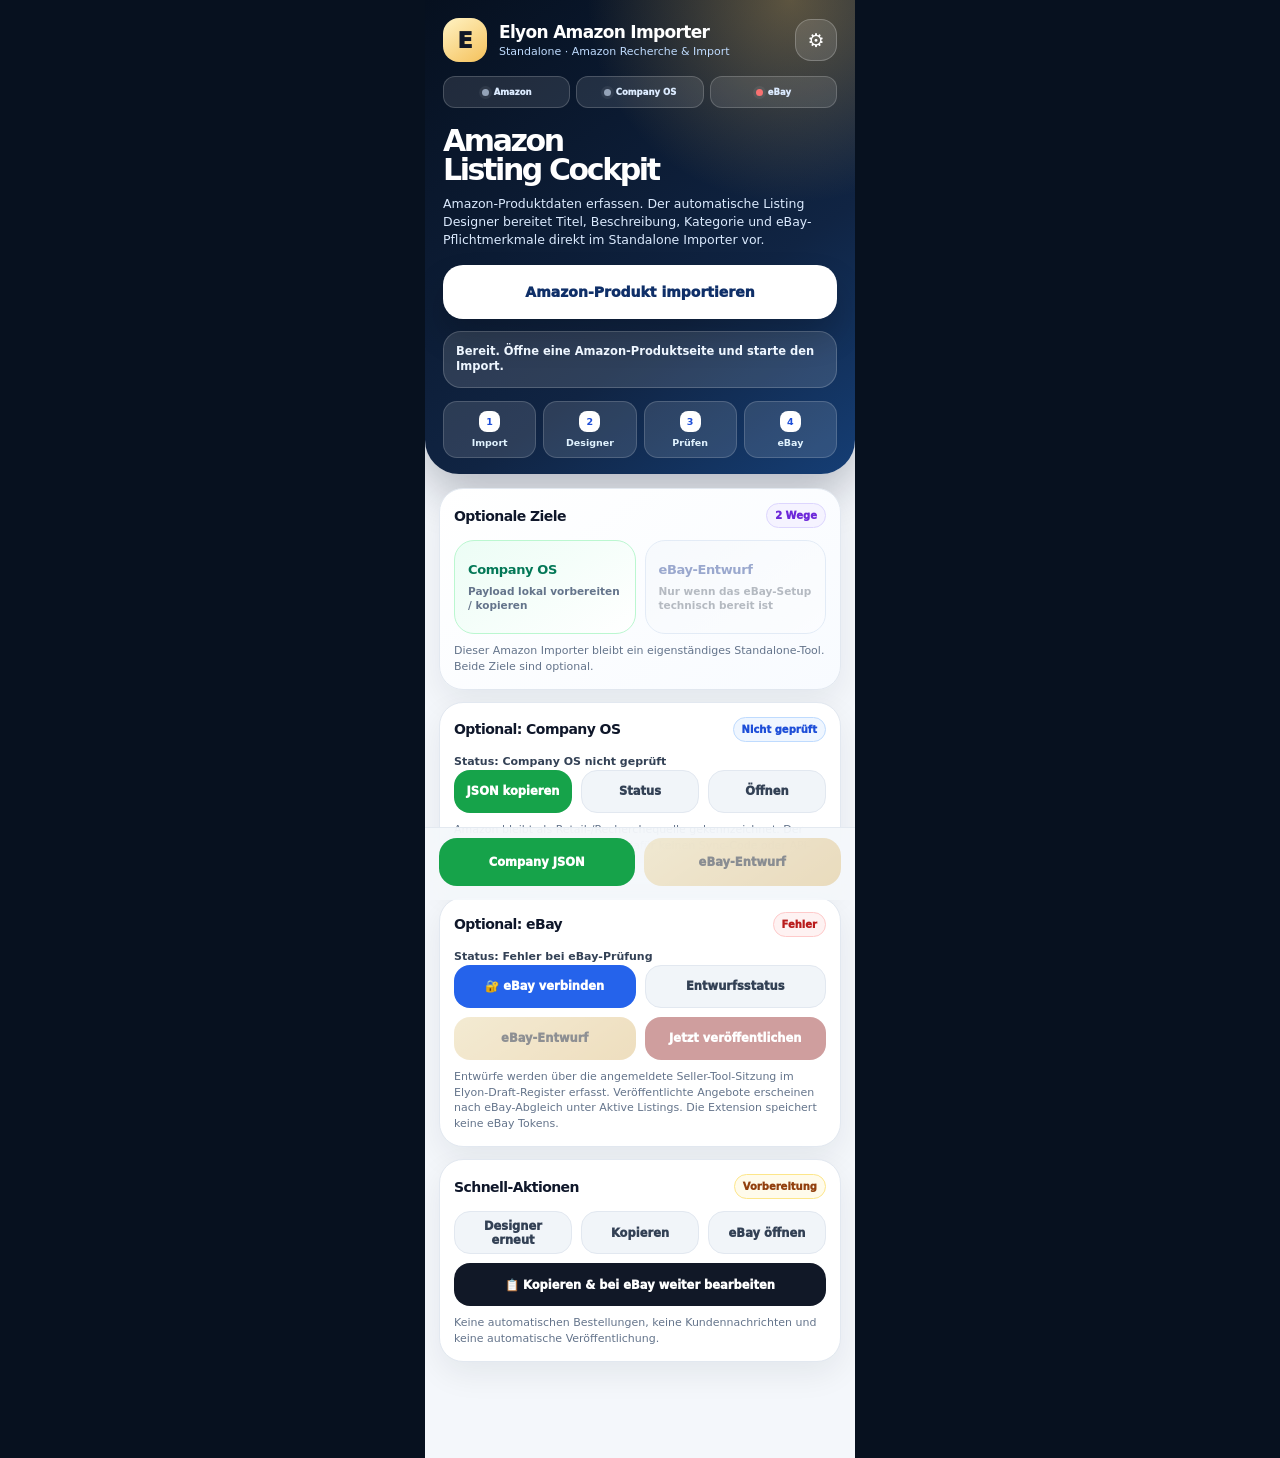
<file: index.html>
<!doctype html>
<html lang="de">
<head>
<meta charset="utf-8" />
<meta name="viewport" content="width=device-width, initial-scale=1" />
<title>Elyon Amazon Importer</title>
<link rel="stylesheet" href="style.css" />
</head>
<body>
<main class="shell">
  <section class="hero">
    <div class="topbar">
      <div class="brand"><div class="logo">E</div><div><h1>Elyon Amazon Importer</h1><p class="subtitle">Standalone · Amazon Recherche & Import</p></div></div>
      <button id="openSettings" class="gear" title="Einstellungen">⚙</button>
    </div>

    <div class="integrationBar" aria-label="Integrationsstatus">
      <button id="amazonStatusMini" class="integrationMini neutral" type="button" title="Amazon Status"><span></span>Amazon</button>
      <button id="companyStatusMini" class="integrationMini neutral" type="button" title="Company OS Status"><span></span>Company OS</button>
      <button id="ebayStatusMini" class="integrationMini neutral" type="button" title="eBay Status"><span></span>eBay</button>
    </div>

    <div class="headline">
      <h2>Amazon<br>Listing Cockpit</h2>
      <p>Amazon-Produktdaten erfassen. Der automatische Listing Designer bereitet Titel, Beschreibung, Kategorie und eBay-Pflichtmerkmale direkt im Standalone Importer vor.</p>
      <button id="loadProduct" class="primary">Amazon-Produkt importieren</button>
      <div id="status" class="status">Bereit. Öffne eine Amazon-Produktseite und starte den Import.</div>
      <div class="flow"><div><b>1</b>Import</div><div><b>2</b>Designer</div><div><b>3</b>Prüfen</div><div><b>4</b>eBay</div></div>
    </div>
  </section>

  <section class="content">
    <section class="card targetCard">
      <div class="head"><h3>Optionale Ziele</h3><span class="chip violet">2 Wege</span></div>
      <div class="targetGrid">
        <button id="sendCompanyOsMain" class="targetButton company" type="button">
          <strong>Company OS</strong>
          <span>Payload lokal vorbereiten / kopieren</span>
        </button>
        <button id="prepareDraftMain" class="targetButton ebay" type="button">
          <strong>eBay-Entwurf</strong>
          <span>Nur wenn das eBay-Setup technisch bereit ist</span>
        </button>
      </div>
      <p class="small">Dieser Amazon Importer bleibt ein eigenständiges Standalone-Tool. Beide Ziele sind optional.</p>
    </section>

    <section class="card">
      <div class="head"><h3>Optional: Company OS</h3><span id="companyChip" class="chip">Nicht geprüft</span></div>
      <p id="companyText" class="small strong">Status: Company OS nicht geprüft</p>
      <div class="btnrow three">
        <button id="sendCompanyOs" class="btn green">JSON kopieren</button>
        <button id="checkCompanyStatus" class="btn soft">Status</button>
        <button id="openCompanyOs" class="btn soft">Öffnen</button>
      </div>
      <p class="small">Amazon bleibt als Retail-/Recherchequelle gekennzeichnet. Der Standalone-Importer speichert dafür keinen Sync-Code oder API-Schlüssel.</p>
    </section>

    <section class="card">
      <div class="head"><h3>Optional: eBay</h3><span id="ebayChip" class="chip">Nicht geprüft</span></div>
      <p id="ebayText" class="small strong">Status: eBay nicht geprüft</p>
      <div class="btnrow">
        <button id="connectEbay" class="btn blue">🔐 eBay verbinden</button>
        <button id="checkEbayStatus" class="btn soft">Entwurfsstatus</button>
      </div>
      <div class="btnrow actionRow">
        <button id="prepareDraftEbay" class="btn gold">eBay-Entwurf</button>
        <button id="publishEbay" class="btn red">Jetzt veröffentlichen</button>
      </div>
      <p class="small">Entwürfe werden über die angemeldete Seller-Tool-Sitzung im Elyon-Draft-Register erfasst. Veröffentlichte Angebote erscheinen nach eBay-Abgleich unter Aktive Listings. Die Extension speichert keine eBay Tokens.</p>
    </section>

    <section class="card">
      <div class="head"><h3>Schnell-Aktionen</h3><span class="chip gold">Vorbereitung</span></div>
      <div class="btnrow three">
        <button id="localOptimize" class="btn soft">Designer erneut</button>
        <button id="copyListing" class="btn soft">Kopieren</button>
        <button id="openEbay" class="btn soft">eBay öffnen</button>
      </div>
      <button id="copyOpenEbay" class="btn dark full">📋 Kopieren & bei eBay weiter bearbeiten</button>
      <p class="small">Keine automatischen Bestellungen, keine Kundennachrichten und keine automatische Veröffentlichung.</p>
    </section>


    <section id="designerCard" class="card hidden">
      <div class="head"><h3>Automatischer Listing Designer</h3><span id="designerChip" class="chip gold">Wartet</span></div>
      <div id="designerSteps" class="designerSteps">
        <div class="designerStep neutral" data-step="facts"><span>1</span><div><strong>Produktdaten strukturieren</strong><small>Amazon-Fakten, Varianten und technische Details</small></div></div>
        <div class="designerStep neutral" data-step="copy"><span>2</span><div><strong>Listing-Entwurf</strong><small>Titel und Beschreibung als Arbeitsentwurf erzeugen</small></div></div>
        <div class="designerStep neutral" data-step="category"><span>3</span><div><strong>eBay-Kategorie</strong><small>Taxonomy automatisch suchen und beste Kategorie einsetzen</small></div></div>
        <div class="designerStep neutral" data-step="aspects"><span>4</span><div><strong>Artikelmerkmale</strong><small>Passende Fakten auf eBay-Merkmale abbilden</small></div></div>
        <div class="designerStep neutral" data-step="review"><span>5</span><div><strong>Readiness</strong><small id="designerReadinessText">Noch nicht ausgeführt</small></div></div>
      </div>
      <button id="rerunDesigner" class="btn violet full" type="button">✨ Listing Designer erneut ausführen</button>
      <div id="designerNote" class="note blueNote">Nach dem Amazon-Import läuft der Designer automatisch. Er erstellt oder veröffentlicht nichts bei eBay.</div>
    </section>

    <section id="productCard" class="card hidden">
      <div class="head"><h3>Produkt & Arbeitsentwurf</h3><span class="chip green">Importiert</span></div>
      <div class="product">
        <div class="img"><img id="mainImage" alt="Produktbild" /></div>
        <div>
          <div class="field"><label>Listing-Titel · Arbeitsentwurf</label><input id="title" maxlength="80" placeholder="Vor Nutzung prüfen" /></div>
          <div class="grid2"><div class="field"><label>ASIN</label><input id="asin" readonly /></div><div class="field"><label>Marke</label><input id="brand" /></div></div>
          <div class="grid2"><div class="field"><label>Abteilung</label><input id="department" placeholder="automatisch / manuell" /></div><div class="field"><label>Stil</label><input id="style" placeholder="automatisch / manuell" /></div></div>
          <div class="grid2"><div class="field"><label>Material</label><input id="material" placeholder="automatisch / manuell" /></div><div class="field"><label>Modell / MPN</label><input id="modelNumber" placeholder="automatisch / manuell" /></div></div>
          <div class="field">
            <label>eBay Kategorie</label>
            <div class="grid2 categorySearchRow">
              <input id="ebayCategoryQuery" placeholder="Produkttitel oder Suchbegriff" />
              <button id="searchEbayCategory" class="btn soft" type="button">🔎 Suchen</button>
            </div>
            <select id="ebayCategorySuggestions" disabled><option value="">Noch nicht gesucht</option></select>
            <div class="grid2 categoryApplyRow">
              <input id="ebayCategoryId" inputmode="numeric" placeholder="Kategorie-ID · auch manuell möglich" />
              <button id="applyEbayCategory" class="btn blue" type="button" disabled>Übernehmen</button>
            </div>
            <div id="ebayCategoryNote" class="note blueNote">Titel laden und „Suchen“ drücken. Die Auswahl nutzt die eBay Taxonomy für EBAY_DE.</div>
          </div>
          <div class="field"><label>eBay Zustand</label><select id="ebayCondition"><option value="">Bitte prüfen</option><option value="NEW">Neu</option><option value="NEW_OTHER">Neu: Sonstige</option><option value="NEW_WITH_DEFECTS">Neu mit Fehlern</option><option value="LIKE_NEW">Wie neu</option><option value="USED_EXCELLENT">Gebraucht: Hervorragend</option><option value="USED_VERY_GOOD">Gebraucht: Sehr gut</option><option value="USED_GOOD">Gebraucht: Gut</option><option value="USED_ACCEPTABLE">Gebraucht: Akzeptabel</option></select></div>
        </div>
      </div>
      <div class="divider"></div>
      <div class="field"><label>Listing-Beschreibung · Arbeitsentwurf</label><textarea id="description" placeholder="Vor Nutzung prüfen"></textarea></div>
      <div class="field"><label>eBay Bild-URLs · nur geprüfte/nutzbare Bilder</label><textarea id="ebayImageUrls" placeholder="https://.../bild1.jpg&#10;https://.../bild2.jpg"></textarea></div>
      <div class="field"><label>eBay Artikelmerkmale · JSON</label><textarea id="ebayItemSpecifics" placeholder='{"Marke":["Beispiel"],"Farbe":["Schwarz"]}'></textarea></div>
      <details class="designerDetails">
        <summary>Hersteller / GPSR-Daten</summary>
        <p class="small">Der Designer übernimmt nur tatsächlich auf der Amazon-Seite erkannte Herstellerdaten. Fehlende Anschriften oder EU-Verantwortliche werden nicht geraten.</p>
        <div class="grid2"><div class="field"><label>Hersteller</label><input id="manufacturerName" placeholder="nicht automatisch raten" /></div><div class="field"><label>Land (ISO)</label><input id="manufacturerCountry" maxlength="2" placeholder="DE" /></div></div>
        <div class="field"><label>Herstelleranschrift</label><input id="manufacturerAddress" placeholder="Straße / Hausnummer" /></div>
        <div class="grid2"><div class="field"><label>Ort</label><input id="manufacturerCity" /></div><div class="field"><label>PLZ</label><input id="manufacturerPostalCode" /></div></div>
        <div class="field"><label>Hersteller Kontakt</label><input id="manufacturerContact" placeholder="E-Mail, Telefon oder URL" /></div>
        <div class="divider"></div>
        <div class="grid2"><div class="field"><label>EU-Verantwortlicher</label><input id="responsibleName" placeholder="falls erforderlich" /></div><div class="field"><label>Land (ISO)</label><input id="responsibleCountry" maxlength="2" placeholder="DE" /></div></div>
        <div class="field"><label>Anschrift EU-Verantwortlicher</label><input id="responsibleAddress" /></div>
        <div class="grid2"><div class="field"><label>Ort</label><input id="responsibleCity" /></div><div class="field"><label>PLZ</label><input id="responsiblePostalCode" /></div></div>
        <div class="field"><label>Kontakt EU-Verantwortlicher</label><input id="responsibleContact" placeholder="E-Mail, Telefon oder URL" /></div>
      </details>
      <div class="note goldNote">Amazon-Texte und -Bilder sind Quelldaten. Prüfe Nutzungsrechte und Inhalte vor einer eBay-Verwendung. Amazon-Bilder und die Amazon-Quell-URL werden nicht automatisch an den eBay-Entwurf übertragen. Nur Bild-URLs, die du hier bewusst einträgst, werden gesendet.</div>
      <label class="confirmRow"><input id="contentRightsConfirmed" type="checkbox" /> <span>Ich habe die Listing-Inhalte geprüft und verwende nur Inhalte, die ich nutzen darf.</span></label>
      <label class="confirmRow"><input id="fulfillmentModelConfirmed" type="checkbox" /> <span>Für eine direkte Veröffentlichung: Beschaffung und Versandmodell sind geprüft; kein unzulässiger Retail-Direktversand vom Marktplatz-Händler an den eBay-Käufer.</span></label>
      <div class="field"><label>Amazon Quelldaten · nur Recherche</label><textarea id="rawData" readonly></textarea></div>
    </section>

    <section id="priceCard" class="card hidden">
      <div class="head"><h3>Preis & Marge</h3><span id="marginChip" class="chip">Berechnen</span></div>
      <div class="grid2"><div class="field"><label>Einkaufspreis €</label><input id="buyPrice" type="number" step="0.01" /></div><div class="field"><label>eBay Verkaufspreis €</label><input id="sellPrice" type="number" step="0.01" placeholder="manuell" /></div></div>
      <div class="prices"><div class="price"><span>Gebühren geschätzt</span><strong id="fees">0,00 €</strong></div><div id="profitBox" class="price profit"><span>Gewinn geschätzt</span><strong id="profit">0,00 €</strong></div></div>
      <p class="small">Faustschätzung: 12 % + 0,35 €. Tatsächliche eBay-Gebühren können je Kategorie, Konto und Angebot abweichen.</p>
    </section>
  </section>

  <nav class="bottom">
    <button id="sendCompanyOsBottom" class="btn green">Company JSON</button>
    <button id="prepareDraft" class="btn gold">eBay-Entwurf</button>
  </nav>

  <section id="settings" class="settings">
    <div class="sheet">
      <div class="sheetTop"><h2>⚙ Einstellungen</h2><button id="closeSettings" class="close">×</button></div>

      <div class="settingsIntro">
        <strong>Amazon Standalone Importer</strong>
        <span>Dieses Tool ist eigenständig. Company OS und eBay sind nur optionale Schnittstellen.</span>
      </div>


      <div id="designerSettingsBlock" class="settingBlock integrationSetting">
        <div class="integrationSettingHead">
          <div><h3>Listing Designer</h3><p>Automatische Vorbereitung direkt im Amazon Standalone Importer</p></div>
          <span class="chip violet">AUTO</span>
        </div>
        <label class="confirmRow"><input id="enableAutoDesigner" type="checkbox" /> <span>Nach jedem Amazon-Import automatisch Listing-Entwurf → eBay-Kategorie → Pflichtmerkmale durchlaufen.</span></label>
        <div class="note blueNote">Der automatische Lauf ist nur Vorbereitung. Bilder, Rechte, Zustand, Verkaufspreis, Versandmodell und die tatsächliche Veröffentlichung bleiben bewusst unter deiner Kontrolle.</div>
      </div>

      <div id="companySettingsBlock" class="settingBlock integrationSetting">
        <div class="integrationSettingHead">
          <div><h3>Company OS</h3><p>Optionales Ziel für ungeprüfte Produktdaten</p></div>
          <span id="companySettingsChip" class="chip">Nicht geprüft</span>
        </div>
        <div class="field"><label>Company OS</label><input id="companyOsUrl" readonly /></div>
        <div class="field"><label>Company OS Import API</label><input id="companyImportUrl" readonly /></div>
        <div class="btnrow"><button id="checkCompanyStatusSettings" class="btn soft">Prüfen</button><button id="openCompanyOsSettings" class="btn soft">Öffnen</button></div>
        <div class="note blueNote">Aus Sicherheitsgründen wird im Amazon Standalone Importer kein Company-OS-Sync-Code gespeichert. Der Button erstellt nur einen lokalen JSON-Payload zum Kopieren.</div>
      </div>

      <div id="ebaySettingsBlock" class="settingBlock integrationSetting">
        <div class="integrationSettingHead">
          <div><h3>eBay</h3><p>Verbindung und Entwurfsbereitschaft getrennt prüfen</p></div>
          <span id="ebaySettingsChip" class="chip">Nicht geprüft</span>
        </div>
        <div class="field"><label>Verbindungsseite</label><input id="ebayConnectUrl" readonly /></div>
        <div class="field"><label>Entwurfsstatus API</label><input id="ebayStatusUrl" readonly /></div>
        <div class="policyGrid">
          <div class="field">
            <label>Versandrichtlinie</label>
            <select id="ebayFulfillmentPolicy"><option value="">Erst Status prüfen</option></select>
          </div>
          <div class="field">
            <label>Zahlungsrichtlinie</label>
            <select id="ebayPaymentPolicy"><option value="">Erst Status prüfen</option></select>
          </div>
          <div class="field">
            <label>Rücknahmerichtlinie</label>
            <select id="ebayReturnPolicy"><option value="">Erst Status prüfen</option></select>
          </div>
          <div class="field">
            <label>eBay Inventory-Standort</label>
            <select id="ebayMerchantLocation"><option value="">Erst Status prüfen</option></select>
          </div>
        </div>
        <div id="ebayPolicyNote" class="note blueNote">Die Auswahl wird nur im Amazon Standalone Importer gespeichert. Sie ändert keine eBay-Richtlinie.</div>
        <label class="confirmRow dangerConfirm"><input id="enableDirectPublish" type="checkbox" /> <span>Sofort-Veröffentlichung im Amazon Standalone Importer erlauben. Vor jedem Livegang wird nochmals ausdrücklich bestätigt.</span></label>
        <div class="btnrow"><button id="connectEbaySettings" class="btn blue">Verbinden</button><button id="checkEbayStatusSettings" class="btn soft">Status prüfen</button></div>
        <button id="copyEbayUrls" class="btn soft full">eBay URLs kopieren</button>
        <div class="note">Die Extension speichert keine Refresh Tokens, Access Tokens, Client Secrets oder API-Secrets.</div>
      </div>

      <div class="settingBlock integrationSetting">
        <div class="integrationSettingHead">
          <div><h3>Seller Tool Backend</h3><p>Nur technische eBay-Serverroute</p></div>
          <span class="chip violet">Backend</span>
        </div>
        <div class="field"><label>Backend URL</label><input id="sellerToolUrl" readonly /></div>
        <button id="openSellerTool" class="btn soft full">Backend öffnen</button>
        <div class="note blueNote">Der Amazon Importer bleibt Standalone. eBay-Aktionen laufen über deine bereits angemeldete Seller-Tool-Browsersitzung; kein Seller-Zugriffstoken wird in der Extension gespeichert.</div>
      </div>

      <div class="settingBlock">
        <h3>Export & Diagnose</h3>
        <button id="copyIntegrationUrls" class="btn soft full">Alle Integrations-URLs kopieren</button>
        <button id="copyJson" class="btn soft full">JSON Payload kopieren</button>
        <button id="showPayload" class="btn soft full">Payload anzeigen</button>
        <div class="field"><label>Payload Vorschau</label><textarea id="payloadPreview" readonly></textarea></div>
        <div class="note">Amazon-Rohdaten bleiben Quelldaten. eBay Tokens bleiben ausschließlich serverseitig.</div>
      </div>
    </div>
  </section>
</main>
<script src="popup.js"></script>
</body>
</html>
</file>
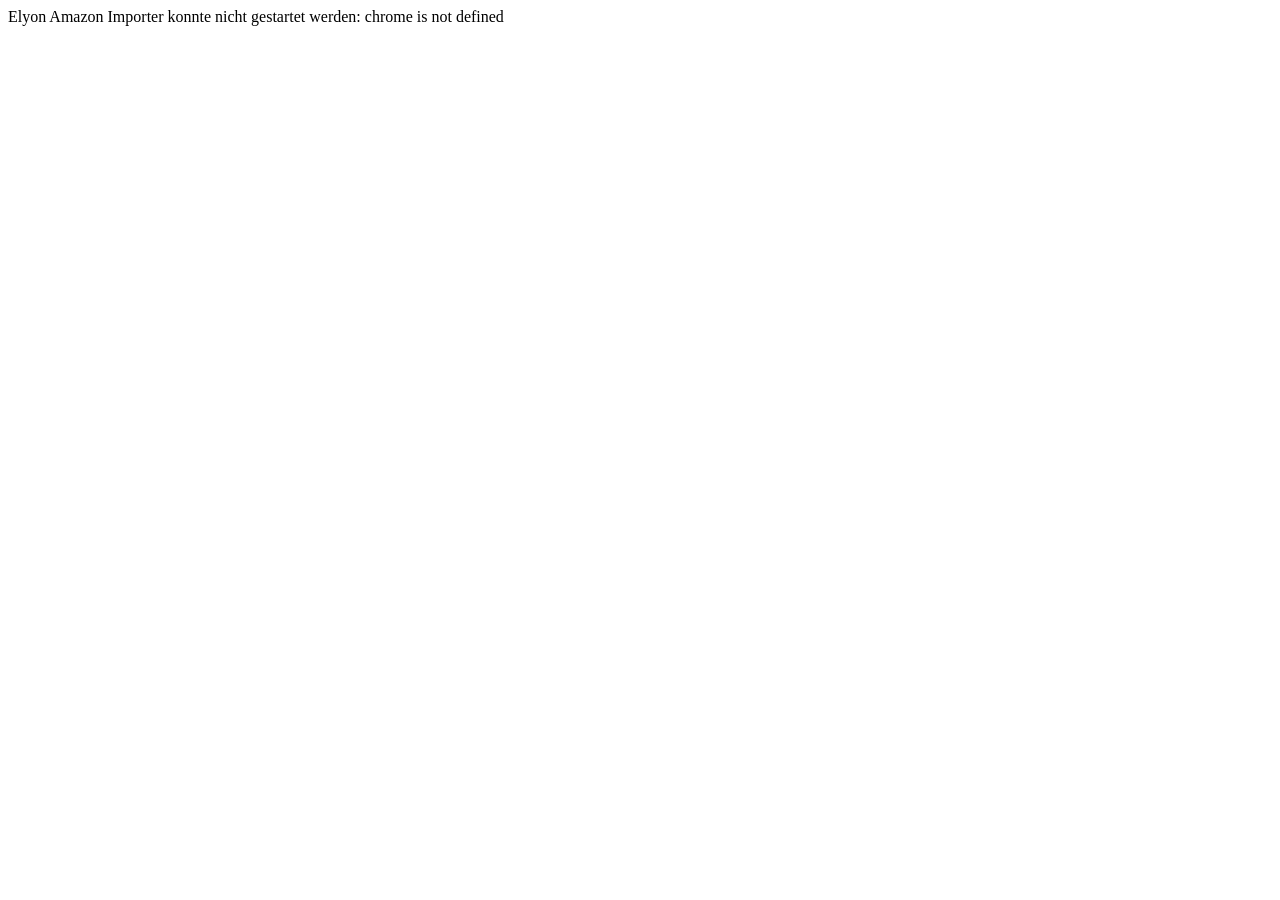
<file: popup-fixed.html>
<!doctype html>
<html lang="de">
<head>
  <meta charset="utf-8" />
  <meta name="viewport" content="width=device-width, initial-scale=1" />
  <title>Elyon Amazon Importer</title>
</head>
<body>
  <script src="popup-fixed.js"></script>
</body>
</html>
</file>
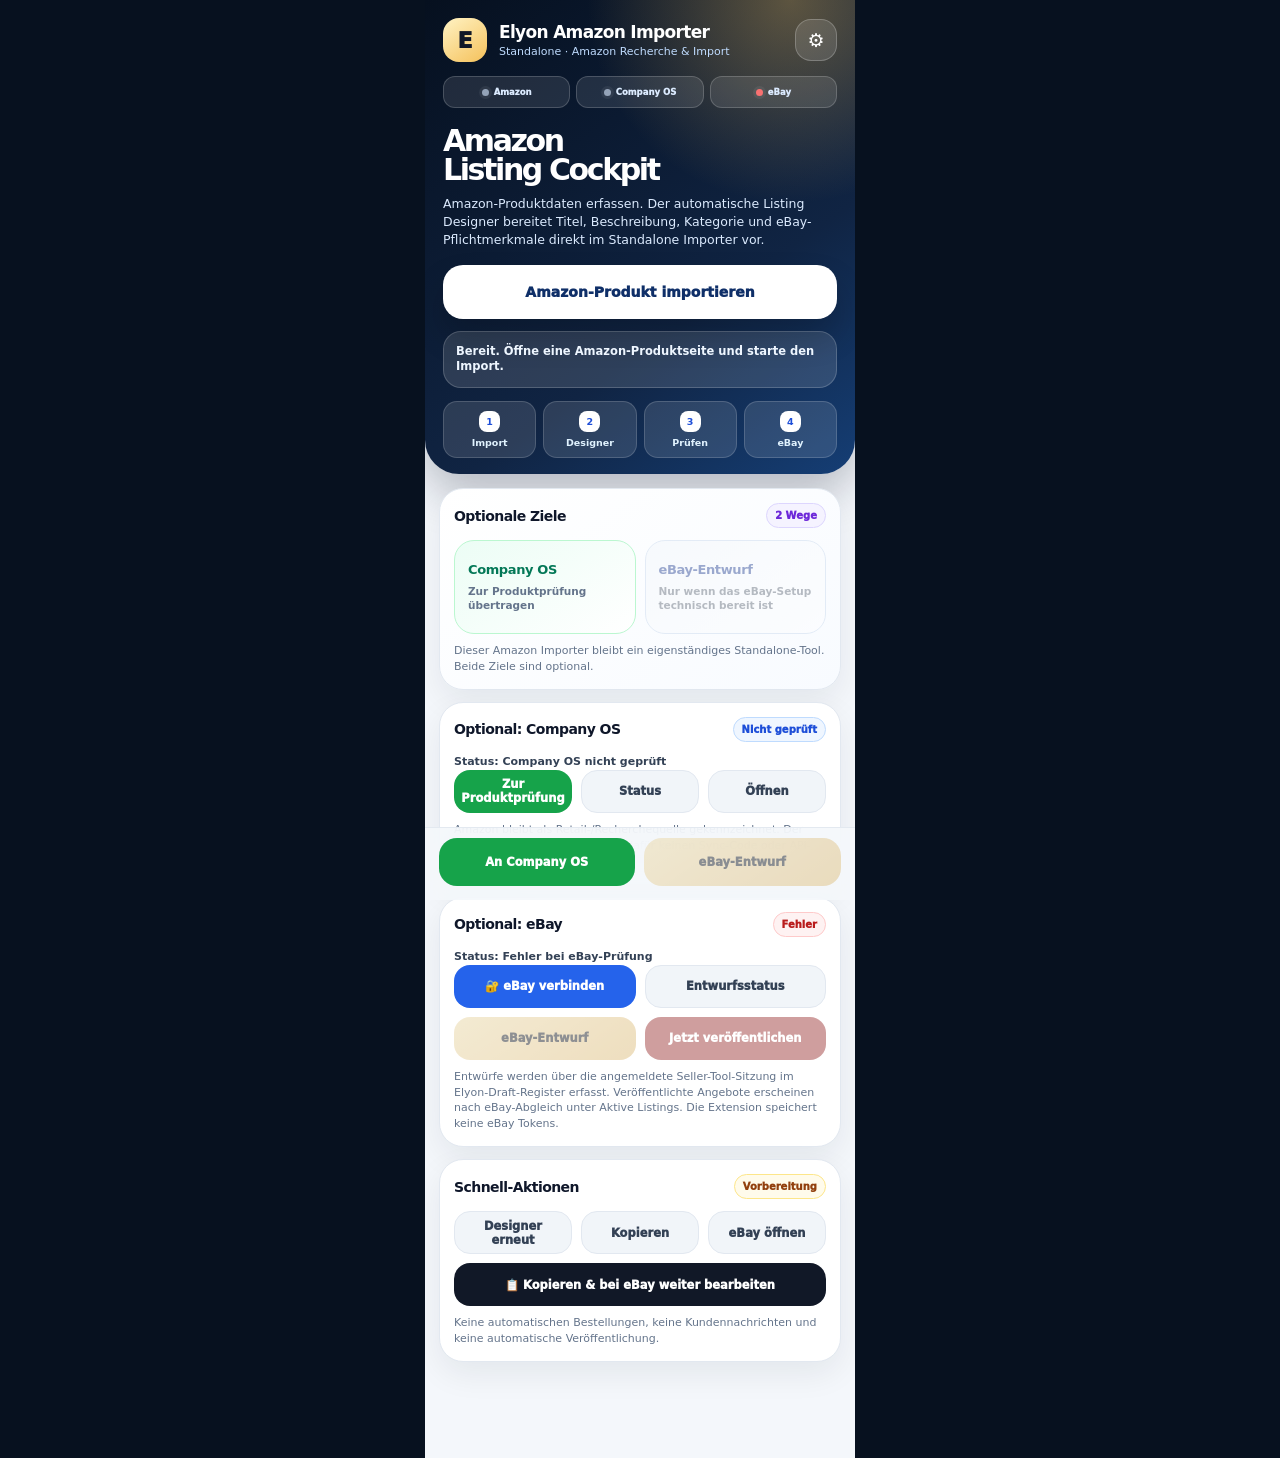
<file: popup.html>
<!doctype html>
<html lang="de">
<head>
<meta charset="utf-8" />
<meta name="viewport" content="width=device-width, initial-scale=1" />
<title>Elyon Amazon Importer</title>
<link rel="stylesheet" href="style.css" />
</head>
<body>
<main class="shell">
  <section class="hero">
    <div class="topbar">
      <div class="brand"><div class="logo">E</div><div><h1>Elyon Amazon Importer</h1><p class="subtitle">Standalone · Amazon Recherche & Import</p></div></div>
      <button id="openSettings" class="gear" title="Einstellungen">⚙</button>
    </div>

    <div class="integrationBar" aria-label="Integrationsstatus">
      <button id="amazonStatusMini" class="integrationMini neutral" type="button" title="Amazon Status"><span></span>Amazon</button>
      <button id="companyStatusMini" class="integrationMini neutral" type="button" title="Company OS Status"><span></span>Company OS</button>
      <button id="ebayStatusMini" class="integrationMini neutral" type="button" title="eBay Status"><span></span>eBay</button>
    </div>

    <div class="headline">
      <h2>Amazon<br>Listing Cockpit</h2>
      <p>Amazon-Produktdaten erfassen. Der automatische Listing Designer bereitet Titel, Beschreibung, Kategorie und eBay-Pflichtmerkmale direkt im Standalone Importer vor.</p>
      <button id="loadProduct" class="primary">Amazon-Produkt importieren</button>
      <div id="status" class="status">Bereit. Öffne eine Amazon-Produktseite und starte den Import.</div>
      <section id="elyonRecoveryDraftPanel" class="recoveryPanel hidden" aria-labelledby="elyonRecoveryDraftHeading">
        <strong id="elyonRecoveryDraftHeading">🔄 Gefundene eBay-Entwürfe</strong>
        <p>Wähle hier den bereits bei eBay sichtbaren Entwurf. ELYON erstellt keinen neuen.</p>
        <label for="elyonRecoveryDraftChoice">Vorhandenen Entwurf auswählen</label>
        <select id="elyonRecoveryDraftChoice" aria-label="Vorhandenen eBay-Entwurf auswählen">
          <option value="">Bitte Entwurf auswählen …</option>
        </select>
        <button id="elyonRecoveryDraftConfirm" class="btn blue full" type="button" disabled>Ausgewählten Entwurf mit ELYON abgleichen</button>
        <button id="elyonRecoveryDraftDeleteInElyon" class="btn red full" type="button" disabled title="Nur die bestätigte Zuordnung in ELYON entfernen; eBay wird nicht verändert">Bereits bei eBay gelöscht – in ELYON bereinigen</button>
      </section>
      <div class="flow"><div><b>1</b>Import</div><div><b>2</b>Designer</div><div><b>3</b>Prüfen</div><div><b>4</b>eBay</div></div>
    </div>
  </section>

  <section class="content">
    <section class="card targetCard">
      <div class="head"><h3>Optionale Ziele</h3><span class="chip violet">2 Wege</span></div>
      <div class="targetGrid">
        <button id="sendCompanyOsMain" class="targetButton company" type="button">
          <strong>Company OS</strong>
          <span>Zur Produktprüfung übertragen</span>
        </button>
        <button id="prepareDraftMain" class="targetButton ebay" type="button">
          <strong>eBay-Entwurf</strong>
          <span>Nur wenn das eBay-Setup technisch bereit ist</span>
        </button>
      </div>
      <p class="small">Dieser Amazon Importer bleibt ein eigenständiges Standalone-Tool. Beide Ziele sind optional.</p>
    </section>

    <section class="card">
      <div class="head"><h3>Optional: Company OS</h3><span id="companyChip" class="chip">Nicht geprüft</span></div>
      <p id="companyText" class="small strong">Status: Company OS nicht geprüft</p>
      <div class="btnrow three">
        <button id="sendCompanyOs" class="btn green">Zur Produktprüfung</button>
        <button id="checkCompanyStatus" class="btn soft">Status</button>
        <button id="openCompanyOs" class="btn soft">Öffnen</button>
      </div>
      <p class="small">Amazon bleibt als Retail-/Recherchequelle gekennzeichnet. Der Standalone-Importer speichert dafür keinen Sync-Code oder API-Schlüssel.</p>
    </section>

    <section class="card">
      <div class="head"><h3>Optional: eBay</h3><span id="ebayChip" class="chip">Nicht geprüft</span></div>
      <p id="ebayText" class="small strong">Status: eBay nicht geprüft</p>
      <div class="btnrow">
        <button id="connectEbay" class="btn blue">🔐 eBay verbinden</button>
        <button id="checkEbayStatus" class="btn soft">Entwurfsstatus</button>
      </div>
      <div class="btnrow actionRow">
        <button id="prepareDraftEbay" class="btn gold">eBay-Entwurf</button>
        <button id="publishEbay" class="btn red">Jetzt veröffentlichen</button>
      </div>
      <p class="small">Entwürfe werden über die angemeldete Seller-Tool-Sitzung im Elyon-Draft-Register erfasst. Veröffentlichte Angebote erscheinen nach eBay-Abgleich unter Aktive Listings. Die Extension speichert keine eBay Tokens.</p>
    </section>

    <section class="card">
      <div class="head"><h3>Schnell-Aktionen</h3><span class="chip gold">Vorbereitung</span></div>
      <div class="btnrow three">
        <button id="localOptimize" class="btn soft">Designer erneut</button>
        <button id="copyListing" class="btn soft">Kopieren</button>
        <button id="openEbay" class="btn soft">eBay öffnen</button>
      </div>
      <button id="copyOpenEbay" class="btn dark full">📋 Kopieren & bei eBay weiter bearbeiten</button>
      <p class="small">Keine automatischen Bestellungen, keine Kundennachrichten und keine automatische Veröffentlichung.</p>
    </section>


    <section id="designerCard" class="card hidden">
      <div class="head"><h3>Automatischer Listing Designer</h3><span id="designerChip" class="chip gold">Wartet</span></div>
      <div id="designerSteps" class="designerSteps">
        <div class="designerStep neutral" data-step="facts"><span>1</span><div><strong>Produktdaten strukturieren</strong><small>Amazon-Fakten, Varianten und technische Details</small></div></div>
        <div class="designerStep neutral" data-step="copy"><span>2</span><div><strong>Listing-Entwurf</strong><small>Titel und Beschreibung als Arbeitsentwurf erzeugen</small></div></div>
        <div class="designerStep neutral" data-step="category"><span>3</span><div><strong>eBay-Kategorie</strong><small>Taxonomy automatisch suchen und beste Kategorie einsetzen</small></div></div>
        <div class="designerStep neutral" data-step="aspects"><span>4</span><div><strong>Artikelmerkmale</strong><small>Passende Fakten auf eBay-Merkmale abbilden</small></div></div>
        <div class="designerStep neutral" data-step="review"><span>5</span><div><strong>Readiness</strong><small id="designerReadinessText">Noch nicht ausgeführt</small></div></div>
      </div>
      <button id="rerunDesigner" class="btn violet full" type="button">✨ Listing Designer erneut ausführen</button>
      <div id="designerNote" class="note blueNote">Nach dem Amazon-Import läuft der Designer automatisch. Er erstellt oder veröffentlicht nichts bei eBay.</div>
    </section>

    <section id="productCard" class="card hidden">
      <div class="head"><h3>Produkt & Arbeitsentwurf</h3><span class="chip green">Importiert</span></div>
      <div class="product">
        <div class="img"><img id="mainImage" alt="Produktbild" /></div>
        <div>
          <div class="field"><label>Listing-Titel · Arbeitsentwurf</label><input id="title" maxlength="80" placeholder="Vor Nutzung prüfen" /></div>
          <div class="grid2"><div class="field"><label>ASIN</label><input id="asin" readonly /></div><div class="field"><label>Marke</label><input id="brand" /></div></div>
          <div class="grid2"><div class="field"><label>Abteilung</label><input id="department" placeholder="automatisch / manuell" /></div><div class="field"><label>Stil</label><input id="style" placeholder="automatisch / manuell" /></div></div>
          <div class="grid2"><div class="field"><label>Material</label><input id="material" placeholder="automatisch / manuell" /></div><div class="field"><label>Modell / MPN</label><input id="modelNumber" placeholder="automatisch / manuell" /></div></div>
          <div class="field">
            <label>eBay Kategorie</label>
            <div class="grid2 categorySearchRow">
              <input id="ebayCategoryQuery" placeholder="Produkttitel oder Suchbegriff" />
              <button id="searchEbayCategory" class="btn soft" type="button">🔎 Suchen</button>
            </div>
            <select id="ebayCategorySuggestions" disabled><option value="">Noch nicht gesucht</option></select>
            <div class="grid2 categoryApplyRow">
              <input id="ebayCategoryId" inputmode="numeric" placeholder="Kategorie-ID · auch manuell möglich" />
              <button id="applyEbayCategory" class="btn blue" type="button" disabled>Übernehmen</button>
            </div>
            <div id="ebayCategoryNote" class="note blueNote">Titel laden und „Suchen“ drücken. Die Auswahl nutzt die eBay Taxonomy für EBAY_DE.</div>
          </div>
          <div class="field"><label>eBay Zustand</label><select id="ebayCondition"><option value="">Bitte prüfen</option><option value="NEW">Neu</option><option value="NEW_OTHER">Neu: Sonstige</option><option value="NEW_WITH_DEFECTS">Neu mit Fehlern</option><option value="LIKE_NEW">Wie neu</option><option value="USED_EXCELLENT">Gebraucht: Hervorragend</option><option value="USED_VERY_GOOD">Gebraucht: Sehr gut</option><option value="USED_GOOD">Gebraucht: Gut</option><option value="USED_ACCEPTABLE">Gebraucht: Akzeptabel</option></select></div>
        </div>
      </div>
      <div class="divider"></div>
      <div class="field"><label>Listing-Beschreibung · Arbeitsentwurf</label><textarea id="description" placeholder="Vor Nutzung prüfen"></textarea></div>
      <div class="field"><label>eBay Bild-URLs · nur geprüfte/nutzbare Bilder</label><textarea id="ebayImageUrls" placeholder="https://.../bild1.jpg&#10;https://.../bild2.jpg"></textarea></div>
      <div class="field"><label>eBay Artikelmerkmale · JSON</label><textarea id="ebayItemSpecifics" placeholder='{"Marke":["Beispiel"],"Farbe":["Schwarz"]}'></textarea></div>
      <details class="designerDetails">
        <summary>Hersteller / GPSR-Daten</summary>
        <p class="small">Der Designer übernimmt nur tatsächlich auf der Amazon-Seite erkannte Herstellerdaten. Fehlende Anschriften oder EU-Verantwortliche werden nicht geraten.</p>
        <div class="grid2"><div class="field"><label>Hersteller</label><input id="manufacturerName" placeholder="nicht automatisch raten" /></div><div class="field"><label>Land (ISO)</label><input id="manufacturerCountry" maxlength="2" placeholder="DE" /></div></div>
        <div class="field"><label>Herstelleranschrift</label><input id="manufacturerAddress" placeholder="Straße / Hausnummer" /></div>
        <div class="grid2"><div class="field"><label>Ort</label><input id="manufacturerCity" /></div><div class="field"><label>PLZ</label><input id="manufacturerPostalCode" /></div></div>
        <div class="field"><label>Hersteller Kontakt</label><input id="manufacturerContact" placeholder="E-Mail, Telefon oder URL" /></div>
        <div class="divider"></div>
        <div class="grid2"><div class="field"><label>EU-Verantwortlicher</label><input id="responsibleName" placeholder="falls erforderlich" /></div><div class="field"><label>Land (ISO)</label><input id="responsibleCountry" maxlength="2" placeholder="DE" /></div></div>
        <div class="field"><label>Anschrift EU-Verantwortlicher</label><input id="responsibleAddress" /></div>
        <div class="grid2"><div class="field"><label>Ort</label><input id="responsibleCity" /></div><div class="field"><label>PLZ</label><input id="responsiblePostalCode" /></div></div>
        <div class="field"><label>Kontakt EU-Verantwortlicher</label><input id="responsibleContact" placeholder="E-Mail, Telefon oder URL" /></div>
      </details>
      <div class="note goldNote">Amazon-Texte und -Bilder sind Quelldaten. Prüfe Nutzungsrechte und Inhalte vor einer eBay-Verwendung. Amazon-Bilder und die Amazon-Quell-URL werden nicht automatisch an den eBay-Entwurf übertragen. Nur Bild-URLs, die du hier bewusst einträgst, werden gesendet.</div>
      <label class="confirmRow"><input id="contentRightsConfirmed" type="checkbox" /> <span>Ich habe die Listing-Inhalte geprüft und verwende nur Inhalte, die ich nutzen darf.</span></label>
      <label class="confirmRow"><input id="fulfillmentModelConfirmed" type="checkbox" /> <span>Für eine direkte Veröffentlichung: Beschaffung und Versandmodell sind geprüft; kein unzulässiger Retail-Direktversand vom Marktplatz-Händler an den eBay-Käufer.</span></label>
      <div class="field"><label>Amazon Quelldaten · nur Recherche</label><textarea id="rawData" readonly></textarea></div>
    </section>

    <section id="priceCard" class="card hidden">
      <div class="head"><h3>Preis & Marge</h3><span id="marginChip" class="chip">Berechnen</span></div>
      <div class="grid2"><div class="field"><label>Kostenannahme € (Amazon-Preis als Referenz)</label><input id="buyPrice" type="number" step="0.01" /></div><div class="field"><label>eBay Verkaufspreis €</label><input id="sellPrice" type="number" step="0.01" placeholder="manuell" /></div></div>
      <p class="small">Vorläufige Modellrechnung: Der Amazon-Preis ist kein bestätigter Lieferanten-EK. Versand, Steuern und weitere Kosten können fehlen.</p>
      <div class="prices"><div class="price"><span>Gebühren geschätzt</span><strong id="fees">0,00 €</strong></div><div id="profitBox" class="price profit"><span>Vorläufiger Rechenwert</span><strong id="profit">0,00 €</strong></div></div>
      <p class="small">Faustschätzung: 12 % + 0,35 €. Tatsächliche eBay-Gebühren können je Kategorie, Konto und Angebot abweichen.</p>
    </section>
  </section>

  <nav class="bottom">
    <button id="sendCompanyOsBottom" class="btn green">An Company OS</button>
    <button id="prepareDraft" class="btn gold">eBay-Entwurf</button>
  </nav>

  <section id="settings" class="settings">
    <div class="sheet">
      <div class="sheetTop"><h2>⚙ Einstellungen</h2><button id="closeSettings" class="close">×</button></div>

      <div class="settingsIntro">
        <strong>Amazon Standalone Importer</strong>
        <span>Dieses Tool ist eigenständig. Company OS und eBay sind nur optionale Schnittstellen.</span>
      </div>


      <div id="designerSettingsBlock" class="settingBlock integrationSetting">
        <div class="integrationSettingHead">
          <div><h3>Listing Designer</h3><p>Automatische Vorbereitung direkt im Amazon Standalone Importer</p></div>
          <span class="chip violet">AUTO</span>
        </div>
        <label class="confirmRow"><input id="enableAutoDesigner" type="checkbox" /> <span>Nach jedem Amazon-Import automatisch Listing-Entwurf → eBay-Kategorie → Pflichtmerkmale durchlaufen.</span></label>
        <div class="note blueNote">Der automatische Lauf ist nur Vorbereitung. Bilder, Rechte, Zustand, Verkaufspreis, Versandmodell und die tatsächliche Veröffentlichung bleiben bewusst unter deiner Kontrolle.</div>
      </div>

      <div id="companySettingsBlock" class="settingBlock integrationSetting">
        <div class="integrationSettingHead">
          <div><h3>Company OS</h3><p>Optionales Ziel für ungeprüfte Produktdaten</p></div>
          <span id="companySettingsChip" class="chip">Nicht geprüft</span>
        </div>
        <div class="field"><label>Company OS</label><input id="companyOsUrl" readonly /></div>
        <div class="field"><label>Company OS Import API</label><input id="companyImportUrl" readonly /></div>
        <div class="btnrow"><button id="checkCompanyStatusSettings" class="btn soft">Prüfen</button><button id="openCompanyOsSettings" class="btn soft">Öffnen</button></div>
        <div class="note blueNote">„Prüfen“ kontrolliert nur, ob die Company-OS-API erreichbar ist. „An Company OS“ überträgt den Artikel über die angemeldete Seller-Tool-Sitzung zur Produktprüfung. Der Amazon-Preis bleibt eine ungeprüfte Referenz.</div>
      </div>

      <div id="ebaySettingsBlock" class="settingBlock integrationSetting">
        <div class="integrationSettingHead">
          <div><h3>eBay</h3><p>Verbindung und Entwurfsbereitschaft getrennt prüfen</p></div>
          <span id="ebaySettingsChip" class="chip">Nicht geprüft</span>
        </div>
        <div class="field"><label>Verbindungsseite</label><input id="ebayConnectUrl" readonly /></div>
        <div class="field"><label>Entwurfsstatus API</label><input id="ebayStatusUrl" readonly /></div>
        <div class="policyGrid">
          <div class="field">
            <label>Versandrichtlinie</label>
            <select id="ebayFulfillmentPolicy"><option value="">Erst Status prüfen</option></select>
          </div>
          <div class="field">
            <label>Zahlungsrichtlinie</label>
            <select id="ebayPaymentPolicy"><option value="">Erst Status prüfen</option></select>
          </div>
          <div class="field">
            <label>Rücknahmerichtlinie</label>
            <select id="ebayReturnPolicy"><option value="">Erst Status prüfen</option></select>
          </div>
          <div class="field">
            <label>eBay Inventory-Standort</label>
            <select id="ebayMerchantLocation"><option value="">Erst Status prüfen</option></select>
          </div>
        </div>
        <div id="ebayPolicyNote" class="note blueNote">Die Auswahl wird nur im Amazon Standalone Importer gespeichert. Sie ändert keine eBay-Richtlinie.</div>
        <label class="confirmRow dangerConfirm"><input id="enableDirectPublish" type="checkbox" /> <span>Sofort-Veröffentlichung im Amazon Standalone Importer erlauben. Vor jedem Livegang wird nochmals ausdrücklich bestätigt.</span></label>
        <div class="btnrow"><button id="connectEbaySettings" class="btn blue">Verbinden</button><button id="checkEbayStatusSettings" class="btn soft">Status prüfen</button></div>
        <button id="copyEbayUrls" class="btn soft full">eBay URLs kopieren</button>
        <div class="note">Die Extension speichert keine Refresh Tokens, Access Tokens, Client Secrets oder API-Secrets.</div>
      </div>

      <div class="settingBlock integrationSetting">
        <div class="integrationSettingHead">
          <div><h3>Seller Tool Backend</h3><p>Nur technische eBay-Serverroute</p></div>
          <span class="chip violet">Backend</span>
        </div>
        <div class="field"><label>Backend URL</label><input id="sellerToolUrl" readonly /></div>
        <button id="openSellerTool" class="btn soft full">Backend öffnen</button>
        <div class="note blueNote">Der Amazon Importer bleibt Standalone. eBay-Aktionen laufen über deine bereits angemeldete Seller-Tool-Browsersitzung; kein Seller-Zugriffstoken wird in der Extension gespeichert.</div>
      </div>

      <div class="settingBlock">
        <h3>Export & Diagnose</h3>
        <button id="copyIntegrationUrls" class="btn soft full">Alle Integrations-URLs kopieren</button>
        <button id="copyJson" class="btn soft full">JSON Payload kopieren</button>
        <button id="showPayload" class="btn soft full">Payload anzeigen</button>
        <div class="field"><label>Payload Vorschau</label><textarea id="payloadPreview" readonly></textarea></div>
        <div class="note">Amazon-Rohdaten bleiben Quelldaten. eBay Tokens bleiben ausschließlich serverseitig.</div>
      </div>
    </div>
  </section>
</main>
<script src="popup.js"></script>
</body>
</html>
</file>
<file: style.css>
:root{--bg:#07111f;--panel:#ffffff;--ink:#0f172a;--muted:#64748b;--line:#e2e8f0;--blue:#2563eb;--green:#16a34a;--red:#dc2626;--gold:#f5c15b;--violet:#7c3aed;--soft:#f8fafc;--r:24px;--shadow:0 20px 60px rgba(15,23,42,.16)}
*{box-sizing:border-box}body{margin:0;min-width:430px;background:#07111f;font-family:Inter,system-ui,-apple-system,"Segoe UI",Arial,sans-serif;color:var(--ink)}button,input,textarea,select{font-family:inherit}.shell{width:430px;min-height:760px;margin:0 auto;background:#f4f7fb;position:relative;overflow:hidden}.hero{background:radial-gradient(circle at 85% 0%,rgba(245,193,91,.35),transparent 34%),linear-gradient(145deg,#06101f,#102443 65%,#153e75);color:#fff;padding:18px 18px 16px;border-bottom-left-radius:34px;border-bottom-right-radius:34px;box-shadow:0 18px 45px rgba(15,23,42,.28)}.topbar{display:flex;justify-content:space-between;align-items:center;gap:12px}.brand{display:flex;align-items:center;gap:12px}.logo{width:44px;height:44px;border-radius:16px;background:linear-gradient(145deg,#fff3c4,#f5c15b);color:#111827;display:grid;place-items:center;font-weight:1000;font-size:22px}.brand h1{font-size:17px;margin:0;letter-spacing:-.04em}.subtitle{font-size:11px;margin:3px 0 0;color:#bfdbfe}.gear{width:42px;height:42px;border:1px solid rgba(255,255,255,.22);background:rgba(255,255,255,.12);color:#fff;border-radius:16px;font-size:19px;cursor:pointer}.headline{margin-top:19px}.headline h2{margin:0;font-size:30px;line-height:.96;letter-spacing:-.08em}.headline p{margin:10px 0 16px;color:#dbeafe;font-size:12.5px;line-height:1.45}.primary{width:100%;height:54px;border:0;border-radius:20px;background:#fff;color:#0f2f68;font-size:14px;font-weight:1000;cursor:pointer;box-shadow:0 18px 32px rgba(0,0,0,.18)}.status{margin-top:12px;padding:12px;border-radius:18px;background:rgba(255,255,255,.13);border:1px solid rgba(255,255,255,.18);font-size:11.5px;color:#eef6ff;font-weight:750;line-height:1.35}.status.ok{background:rgba(22,163,74,.18)}.status.err{background:rgba(220,38,38,.20)}.status.warn{background:rgba(245,193,91,.20)}.flow{display:grid;grid-template-columns:repeat(4,1fr);gap:7px;margin-top:13px}.flow div{padding:9px 4px;text-align:center;border-radius:14px;background:rgba(255,255,255,.12);border:1px solid rgba(255,255,255,.16);font-size:9.5px;font-weight:900;color:#e0f2fe}.flow b{display:block;margin:0 auto 5px;width:21px;height:21px;border-radius:8px;background:#fff;color:#1d4ed8;line-height:21px}.content{padding:14px 14px 96px;display:flex;flex-direction:column;gap:12px}.card{background:#fff;border:1px solid var(--line);border-radius:var(--r);padding:14px;box-shadow:0 12px 32px rgba(15,23,42,.07)}.head{display:flex;align-items:center;justify-content:space-between;margin-bottom:12px}.head h3{margin:0;font-size:14px;letter-spacing:-.04em}.chip{font-size:10px;font-weight:1000;border-radius:999px;padding:6px 8px;background:#eff6ff;color:#1d4ed8;border:1px solid #bfdbfe}.chip.green{background:#ecfdf5;color:#047857;border-color:#bbf7d0}.chip.red{background:#fef2f2;color:#b91c1c;border-color:#fecaca}.chip.gold{background:#fffbeb;color:#92400e;border-color:#fde68a}.chip.violet{background:#f5f3ff;color:#6d28d9;border-color:#ddd6fe}.product{display:grid;grid-template-columns:112px 1fr;gap:12px}.img{width:112px;height:112px;border-radius:22px;background:linear-gradient(145deg,#f8fafc,#dbeafe);border:1px solid var(--line);overflow:hidden;display:grid;place-items:center;color:#94a3b8;font-weight:900}.img img{width:100%;height:100%;object-fit:cover}.hidden{display:none!important}label{display:block;margin:0 0 6px;color:#7c8797;font-size:9.5px;font-weight:1000;letter-spacing:.09em;text-transform:uppercase}.field{margin-bottom:10px}.field:last-child{margin-bottom:0}input,textarea,select{width:100%;border:1px solid var(--line);border-radius:16px;background:#fff;padding:12px;font-size:12px;color:#0f172a;outline:none}textarea{min-height:94px;resize:vertical;line-height:1.42}input:focus,textarea:focus,select:focus{border-color:#93c5fd;box-shadow:0 0 0 4px rgba(37,99,235,.1)}.grid2{display:grid;grid-template-columns:1fr 1fr;gap:9px}.prices{display:grid;gap:9px}.price{display:flex;justify-content:space-between;align-items:center;padding:13px;border-radius:18px;border:1px solid var(--line);background:linear-gradient(180deg,#fff,#f8fafc)}.price span{font-size:10px;font-weight:1000;color:#7c8797;text-transform:uppercase;letter-spacing:.08em}.price strong{font-size:18px;letter-spacing:-.05em}.profit strong{color:#047857}.loss strong{color:#dc2626}.btnrow{display:grid;grid-template-columns:1fr 1fr;gap:9px}.btnrow.three{grid-template-columns:1fr 1fr 1fr}.btn{height:43px;border:0;border-radius:16px;font-size:11.5px;font-weight:1000;cursor:pointer}.btn.blue{background:var(--blue);color:#fff}.btn.green{background:var(--green);color:#fff}.btn.gold{background:linear-gradient(145deg,#f8d57a,#f5b942);color:#111827}.btn.dark{background:#111827;color:#fff}.btn.violet{background:var(--violet);color:#fff}.btn.soft{background:#f1f5f9;color:#334155;border:1px solid var(--line)}.btn.full{width:100%;margin-top:9px}.small{font-size:11px;color:var(--muted);line-height:1.45;margin:9px 0 0}.strong{font-weight:800;color:#334155}.divider{height:1px;background:var(--line);margin:12px 0}.bottom{position:fixed;left:50%;bottom:0;transform:translateX(-50%);width:430px;padding:10px 14px 14px;background:rgba(244,247,251,.88);backdrop-filter:blur(18px);border-top:1px solid rgba(226,232,240,.9);display:grid;grid-template-columns:1fr 1fr;gap:9px}.bottom .btn{height:48px;border-radius:18px}.settings{position:fixed;inset:0;display:none;background:rgba(2,6,23,.48);backdrop-filter:blur(8px);z-index:50;padding:14px}.settings.open{display:block}.sheet{width:430px;max-width:calc(100vw - 28px);height:calc(100vh - 28px);margin:0 auto;background:#fff;border-radius:30px;overflow:auto;padding:16px;box-shadow:var(--shadow)}.sheetTop{display:flex;align-items:center;justify-content:space-between;margin-bottom:14px}.sheetTop h2{margin:0;font-size:19px;letter-spacing:-.05em}.close{width:40px;height:40px;border:0;border-radius:15px;background:#f1f5f9;font-size:18px;cursor:pointer}.settingBlock{border:1px solid var(--line);border-radius:22px;padding:13px;margin-bottom:12px;background:#fff}.settingBlock h3{margin:0 0 10px;font-size:14px}.note{background:#fffbeb;border:1px solid #fde68a;color:#92400e;border-radius:16px;padding:10px;font-size:11px;line-height:1.4;font-weight:700}

/* v1.1.3 – Integrationslayout (Bestand) */
.status{white-space:pre-line}
.integrationBar{display:grid;grid-template-columns:repeat(4,1fr);gap:6px;margin-top:14px}
.integrationMini{height:32px;border:1px solid rgba(255,255,255,.18);border-radius:12px;background:rgba(255,255,255,.10);color:#dbeafe;font-size:8.5px;font-weight:950;cursor:pointer;padding:0 5px;display:flex;align-items:center;justify-content:center;gap:5px;white-space:nowrap}
.integrationMini span{width:7px;height:7px;border-radius:999px;background:#94a3b8;box-shadow:0 0 0 3px rgba(255,255,255,.06)}
.integrationMini.ok span{background:#4ade80}.integrationMini.warn span{background:#facc15}.integrationMini.error span{background:#f87171}.integrationMini.neutral span{background:#94a3b8}
.targetCard{background:linear-gradient(145deg,#fff,#f8fbff)}
.targetGrid{display:grid;grid-template-columns:1fr 1fr;gap:9px}
.targetButton{min-height:94px;border:1px solid var(--line);border-radius:20px;padding:13px;text-align:left;cursor:pointer;background:#fff;display:flex;flex-direction:column;gap:7px;justify-content:center}
.targetButton strong{font-size:13px;letter-spacing:-.03em}.targetButton span{font-size:10.5px;line-height:1.35;color:#64748b;font-weight:700}
.targetButton.company{background:linear-gradient(145deg,#ecfdf5,#fff);border-color:#bbf7d0}.targetButton.company strong{color:#047857}
.targetButton.ebay{background:linear-gradient(145deg,#eff6ff,#fff);border-color:#bfdbfe}.targetButton.ebay strong{color:#1d4ed8}
.settingsIntro{margin-bottom:12px;border-radius:20px;padding:13px 14px;background:linear-gradient(145deg,#eff6ff,#f8fafc);border:1px solid #bfdbfe;display:flex;flex-direction:column;gap:4px}
.settingsIntro strong{font-size:14px;color:#1e3a8a}.settingsIntro span{font-size:10.5px;line-height:1.4;color:#475569}
.integrationSettingHead{display:flex;align-items:flex-start;justify-content:space-between;gap:10px;margin-bottom:11px}
.integrationSettingHead h3{margin:0 0 3px}.integrationSettingHead p{margin:0;color:#64748b;font-size:10.5px;line-height:1.35}
.inputAction{display:grid;grid-template-columns:1fr 42px;gap:7px}.inputAction input{min-width:0}.iconBtn{border:1px solid var(--line);border-radius:14px;background:#f8fafc;cursor:pointer;font-size:15px}
.blueNote{background:#eff6ff;border-color:#bfdbfe;color:#1e40af}
@media (max-width:440px){.integrationMini{font-size:8px}.targetButton{padding:11px}.btnrow.three{gap:6px}.btnrow.three .btn{font-size:10.5px}}

/* v1.1.5 – eBay-Richtlinienauswahl in den Standalone-Einstellungen */
.integrationBar{grid-template-columns:repeat(3,1fr)}
.btn:disabled,.targetButton:disabled{cursor:not-allowed;opacity:.48;filter:saturate(.55)}
.goldNote{margin:4px 0 10px;background:#fffbeb;border-color:#fde68a;color:#92400e}
.confirmRow{display:flex;align-items:flex-start;gap:9px;margin:0 0 12px;padding:11px 12px;border:1px solid #fde68a;border-radius:16px;background:#fffdf3;color:#78350f;font-size:10.5px;line-height:1.4;font-weight:800;letter-spacing:0;text-transform:none}
.confirmRow input{width:16px;height:16px;margin:1px 0 0;padding:0;flex:0 0 auto}
.confirmRow span{display:block}

.policyGrid{display:grid;grid-template-columns:1fr;gap:0;margin-top:4px}.policyGrid select{background:#fff}.policyGrid .field{margin-bottom:10px}

.btn.red{background:var(--red);color:#fff}.btn:disabled{opacity:.48;cursor:not-allowed;filter:saturate(.55)}.actionRow{margin-top:9px}.dangerConfirm{margin-top:10px;border-color:#fecaca;background:#fff7f7;color:#991b1b}

.categorySearchRow,.categoryApplyRow{margin-bottom:8px;grid-template-columns:minmax(0,1fr) 108px}.categorySearchRow .btn,.categoryApplyRow .btn{height:42px}.categorySearchRow input,.categoryApplyRow input{min-width:0}.categorySearchRow+select{margin-bottom:8px}.blueNote{background:#eff6ff;border-color:#bfdbfe;color:#1e40af}


/* v1.1.9 – automatischer Standalone Listing Designer */
.designerSteps{display:grid;gap:8px;margin-bottom:10px}.designerStep{display:grid;grid-template-columns:30px 1fr;gap:9px;align-items:center;padding:10px;border:1px solid var(--line);border-radius:16px;background:#f8fafc}.designerStep>span{width:26px;height:26px;border-radius:10px;display:grid;place-items:center;background:#e2e8f0;color:#475569;font-size:10px;font-weight:1000}.designerStep strong{display:block;font-size:11px;color:#1e293b}.designerStep small{display:block;margin-top:2px;font-size:9.5px;line-height:1.3;color:#64748b}.designerStep.running{background:#fffbeb;border-color:#fde68a}.designerStep.running>span{background:#fef3c7;color:#92400e}.designerStep.ok{background:#ecfdf5;border-color:#bbf7d0}.designerStep.ok>span{background:#dcfce7;color:#047857}.designerStep.warn{background:#fff7ed;border-color:#fed7aa}.designerStep.warn>span{background:#ffedd5;color:#c2410c}.designerStep.error{background:#fef2f2;border-color:#fecaca}.designerStep.error>span{background:#fee2e2;color:#b91c1c}.designerDetails{margin:4px 0 10px;padding:11px;border:1px solid var(--line);border-radius:18px;background:#f8fafc}.designerDetails summary{cursor:pointer;font-size:11px;font-weight:1000;color:#334155}.designerDetails[open] summary{margin-bottom:10px}.designerDetails .small{margin:0 0 10px}.designerDetails .divider{margin:8px 0 12px}

/* v1.2.31 – deutlich sichtbare eBay-Feed-Wiederherstellung im Popup-Kopf */
.recoveryPanel{
  margin-top:12px;padding:14px;border:2px solid #f5c15b;border-radius:18px;
  background:#fffef5;color:#17233c;box-shadow:0 8px 24px rgba(15,23,42,.18);
}
.recoveryPanel strong{display:block;font-size:14px;color:#92400e;margin-bottom:5px}
.recoveryPanel p{color:#475569;font-size:11px;line-height:1.45;margin:0 0 12px}
.recoveryPanel label{display:block;color:#334155;font-size:11px;font-weight:850;letter-spacing:0;text-transform:none;margin:0 0 7px}
.recoveryPanel select{display:block;width:100%;height:auto;min-height:46px;background:#fff;border:1px solid #d6b655;color:#0f172a;font-size:12px;font-weight:650;padding:10px;overflow:hidden}
.recoveryPanel .btn{display:block;width:100%;height:auto;min-height:44px;margin-top:10px;font-size:11.5px;white-space:normal;padding:10px}
.recoveryPanel .btn:disabled{opacity:.52}

/* v1.2.32 – cleanup action remains visually separate from recovery */
.recoveryPanel #elyonRecoveryDraftDeleteInElyon{background:#fff1f2;color:#9f1239;border:1px solid #fda4af;box-shadow:none}
.recoveryPanel #elyonRecoveryDraftDeleteInElyon:disabled{opacity:.48}
</file>
